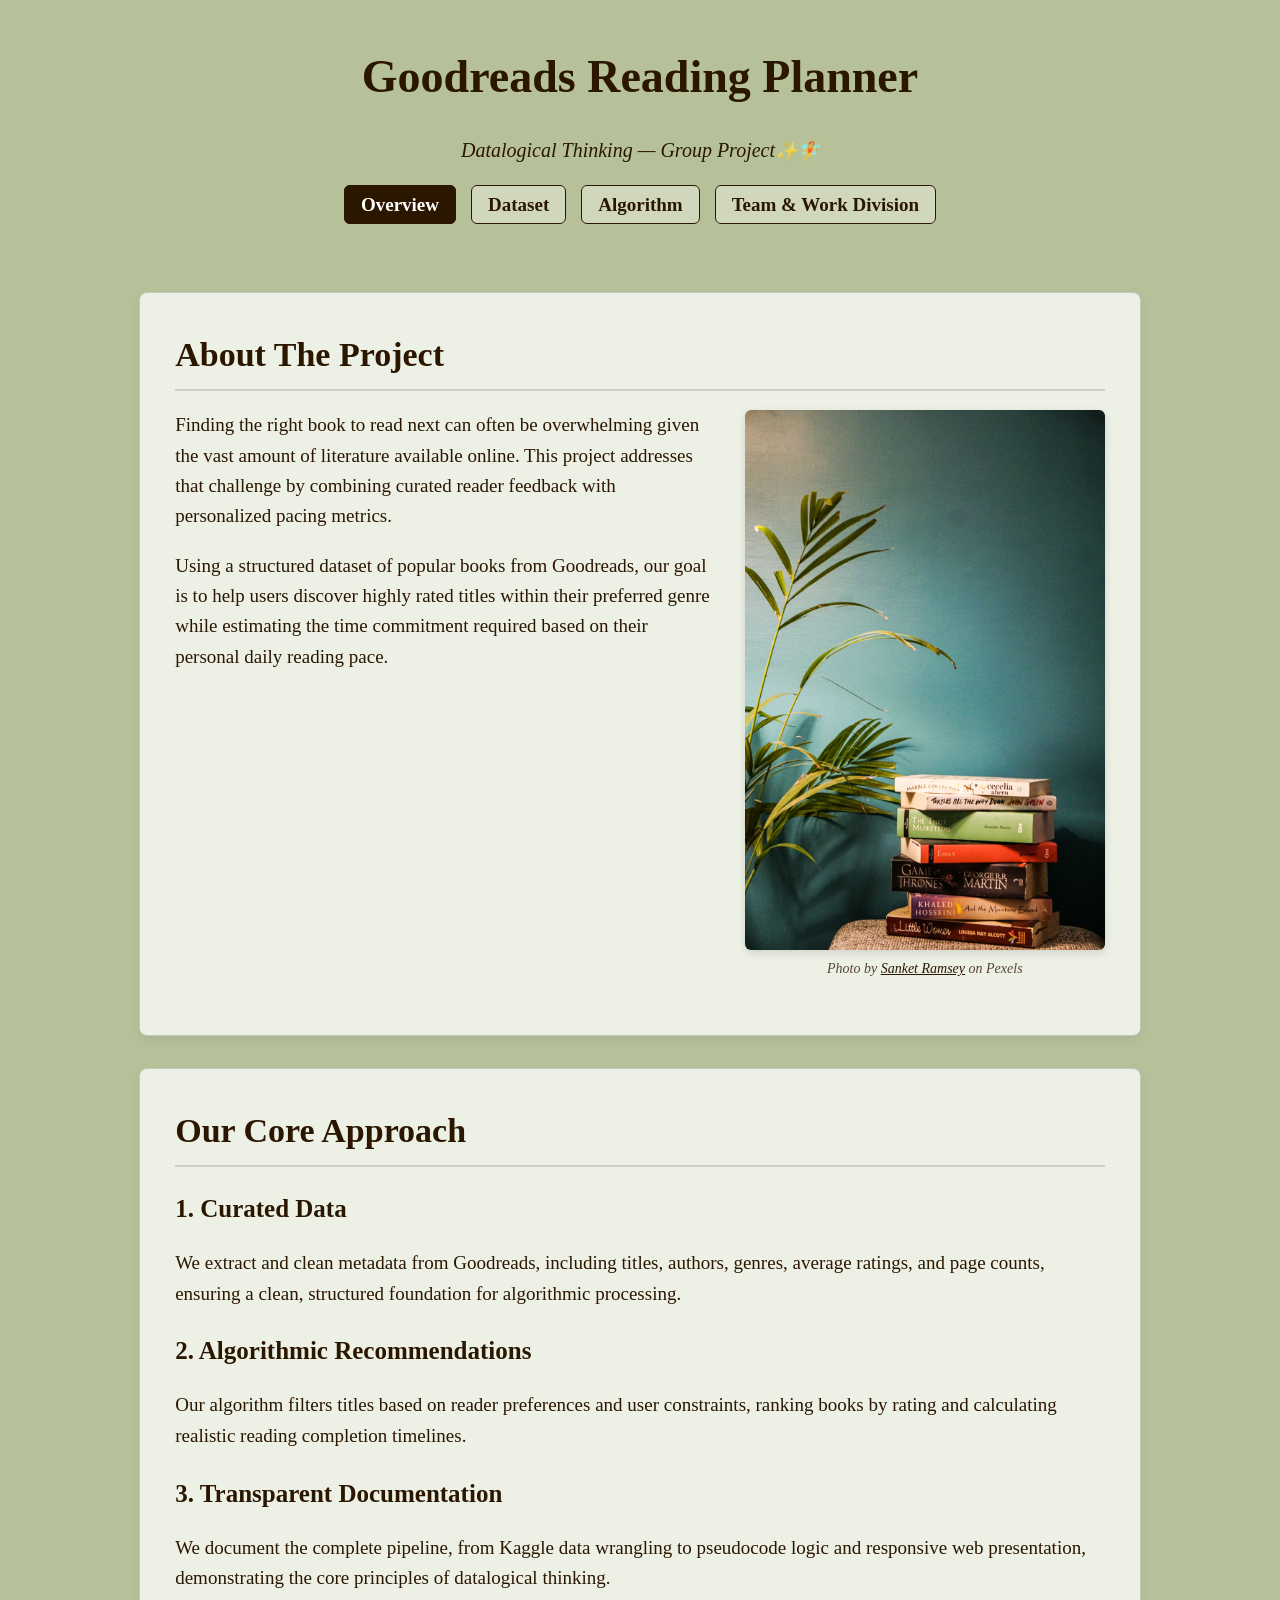
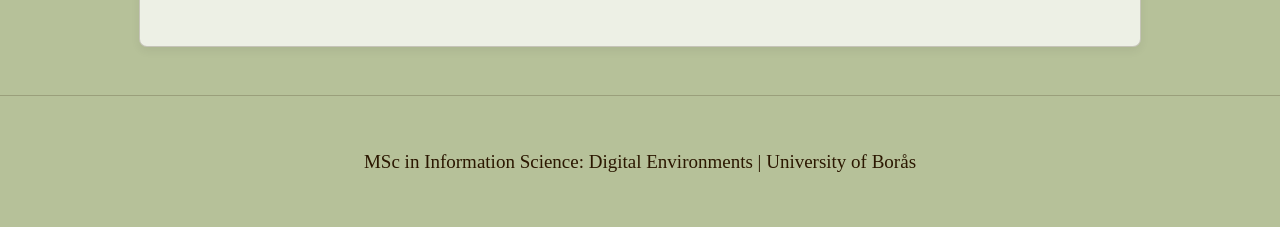
<file: docs/index.html>
<!DOCTYPE html>
<html lang="en">
<head>
    <meta charset="UTF-8">
    <meta name="viewport" content="width=device-width, initial-scale=1.0">
    <title>Goodreads Reading Planner — Overview</title>
    <link rel="stylesheet" href="css/style.css">
</head>
<body>

    <header>
        <h1>Goodreads Reading Planner</h1>
        <p class="subtitle">Datalogical Thinking — Group Project</p>
        <nav>
            <ul>
                <li><a href="index.html" class="active">Overview</a></li>
                <li><a href="dataset.html">Dataset</a></li>
                <li><a href="algorithm.html">Algorithm</a></li>
                <li><a href="people.html">Team & Work Division</a></li>
            </ul>
        </nav>
    </header>

    <main class="content-container">

        <section class="card">
            <h2>About The Project</h2>

            <figure class="featured-figure">
                <a href="https://www.pexels.com/photo/book-stack-and-house-plant-5822088/" target="_blank" rel="noopener noreferrer">
                    <img src="img/booksandplant.jpg" alt="Books and plant">
                </a>
                <figcaption>
                    Photo by <a href="https://www.pexels.com/photo/book-stack-and-house-plant-5822088/" target="_blank" rel="noopener noreferrer">Sanket Ramsey</a> on Pexels
                </figcaption>
            </figure>

            <p>
                Finding the right book to read next can often be overwhelming given the vast amount of literature available online. 
                This project addresses that challenge by combining curated reader feedback with personalized pacing metrics.
            </p>
            <p>
                Using a structured dataset of popular books from Goodreads, our goal is to help users discover highly rated titles 
                within their preferred genre while estimating the time commitment required based on their personal daily reading pace.
            </p>
            <div style="clear: both;"></div>
        </section>

        <section class="card">
            <h2>Our Core Approach</h2>
            
            <h3>1. Curated Data</h3>
            <p>
                We extract and clean metadata from Goodreads, including titles, authors, genres, average ratings, and page counts, 
                ensuring a clean, structured foundation for algorithmic processing.
            </p>

            <h3>2. Algorithmic Recommendations</h3>
            <p>
                Our algorithm filters titles based on reader preferences and user constraints, ranking books by rating and calculating 
                realistic reading completion timelines.
            </p>

            <h3>3. Transparent Documentation</h3>
            <p>
                We document the complete pipeline, from Kaggle data wrangling to pseudocode logic and responsive web presentation, 
                demonstrating the core principles of datalogical thinking.
            </p>
        </section>

    </main>

    <footer>
        <p>MSc in Information Science: Digital Environments | University of Borås</p>
    </footer>

</body>
</html>
</file>
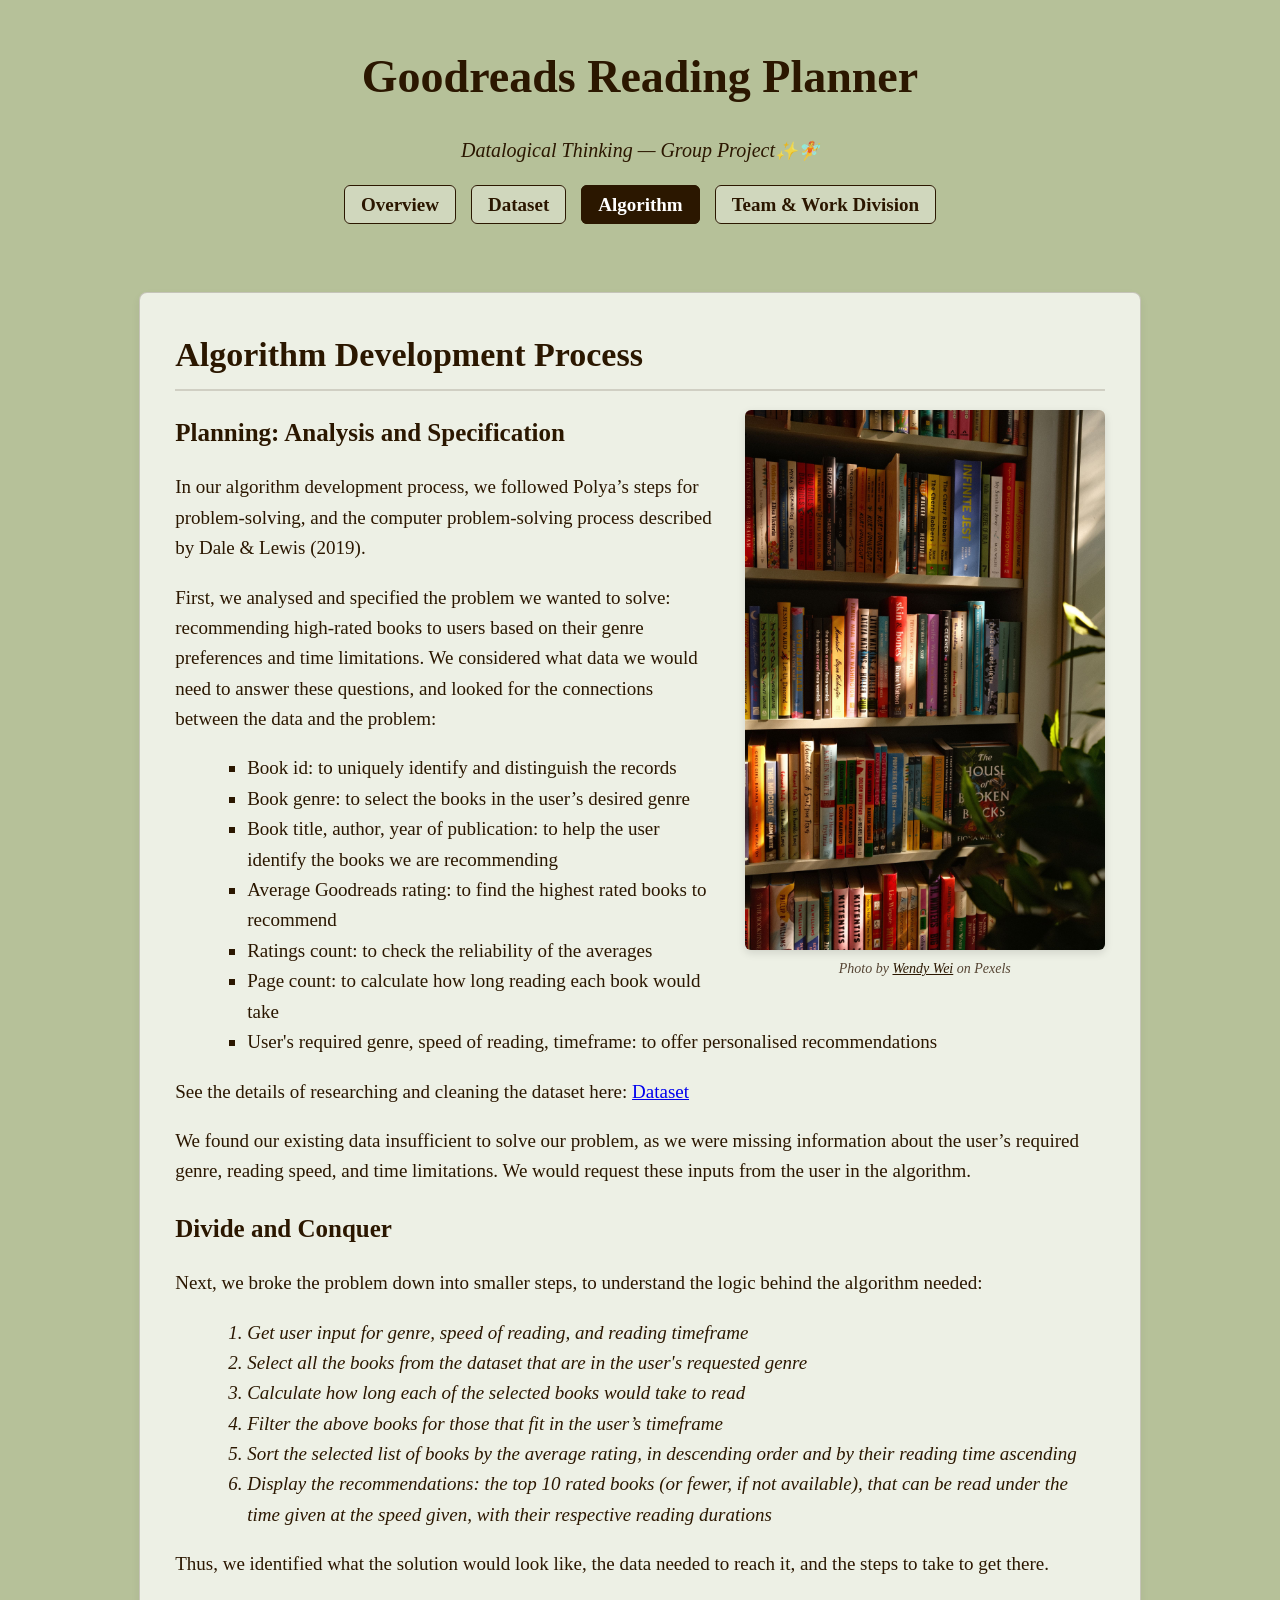
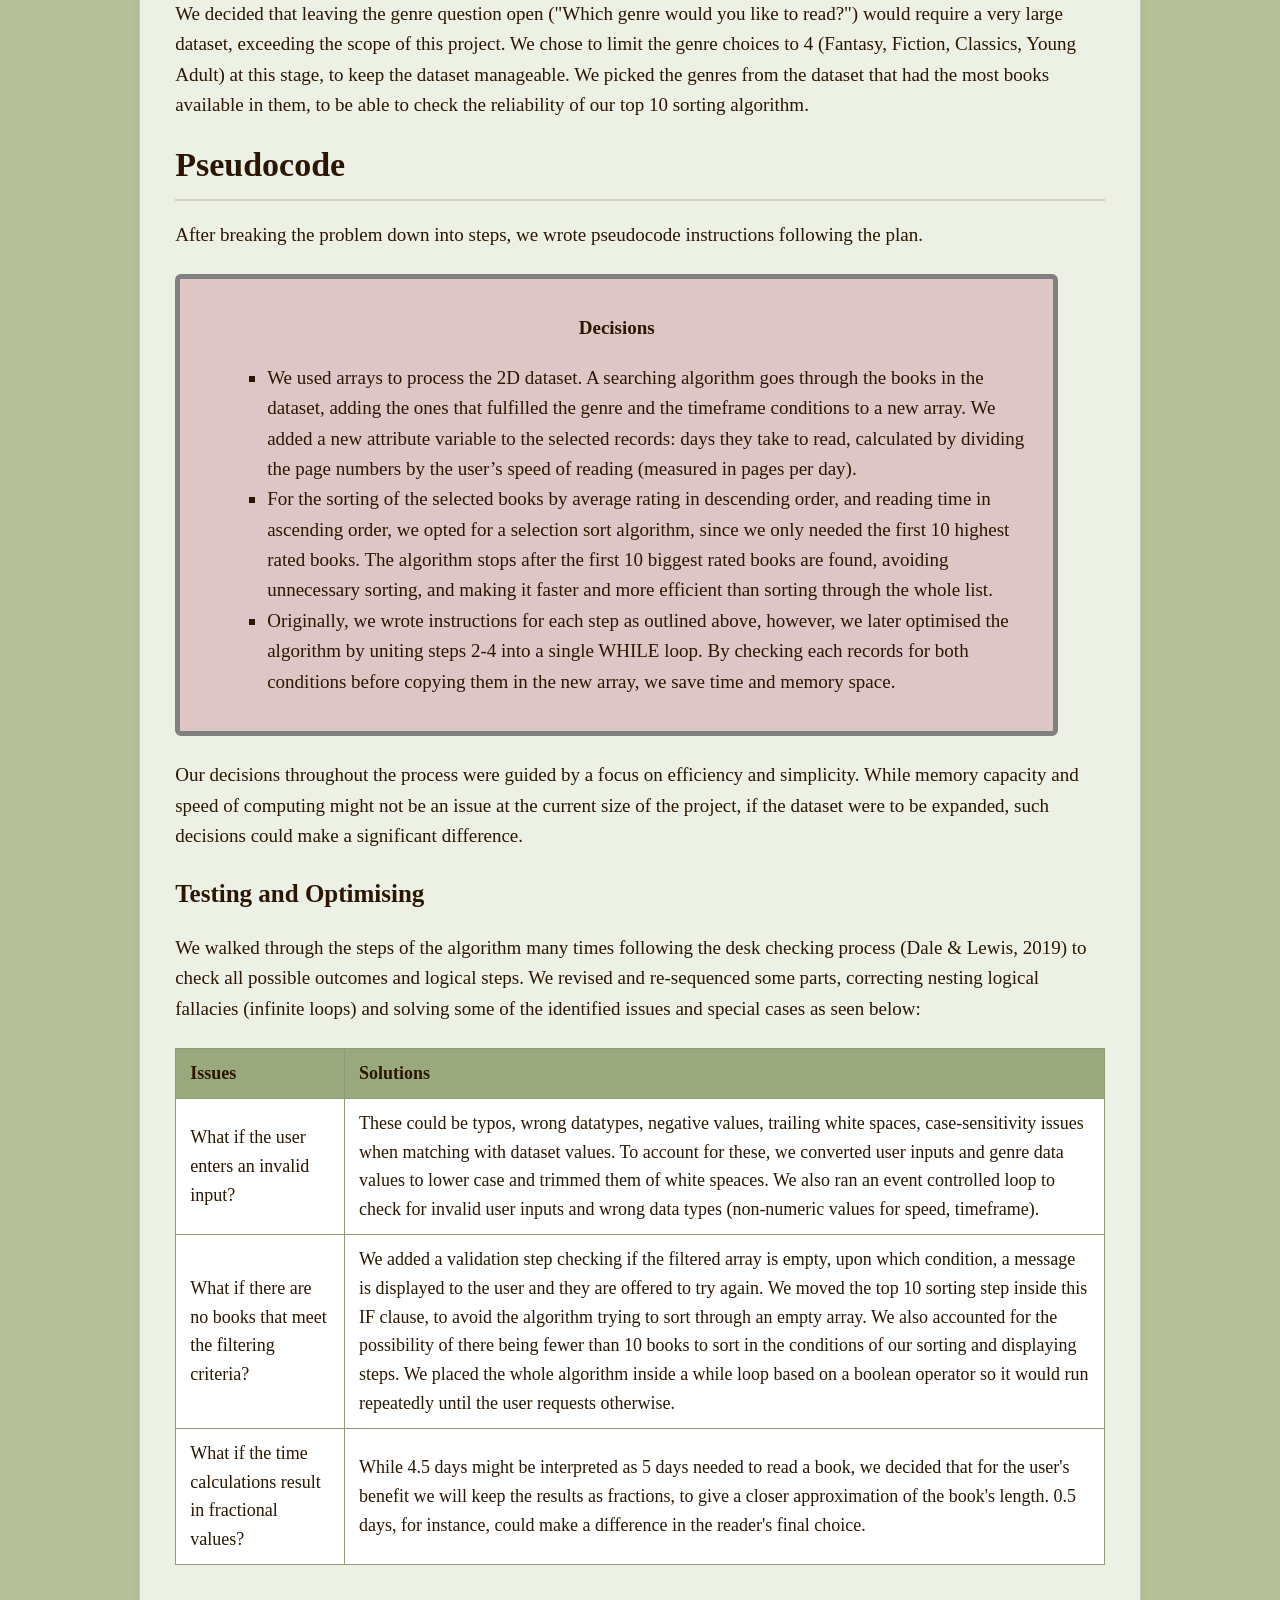
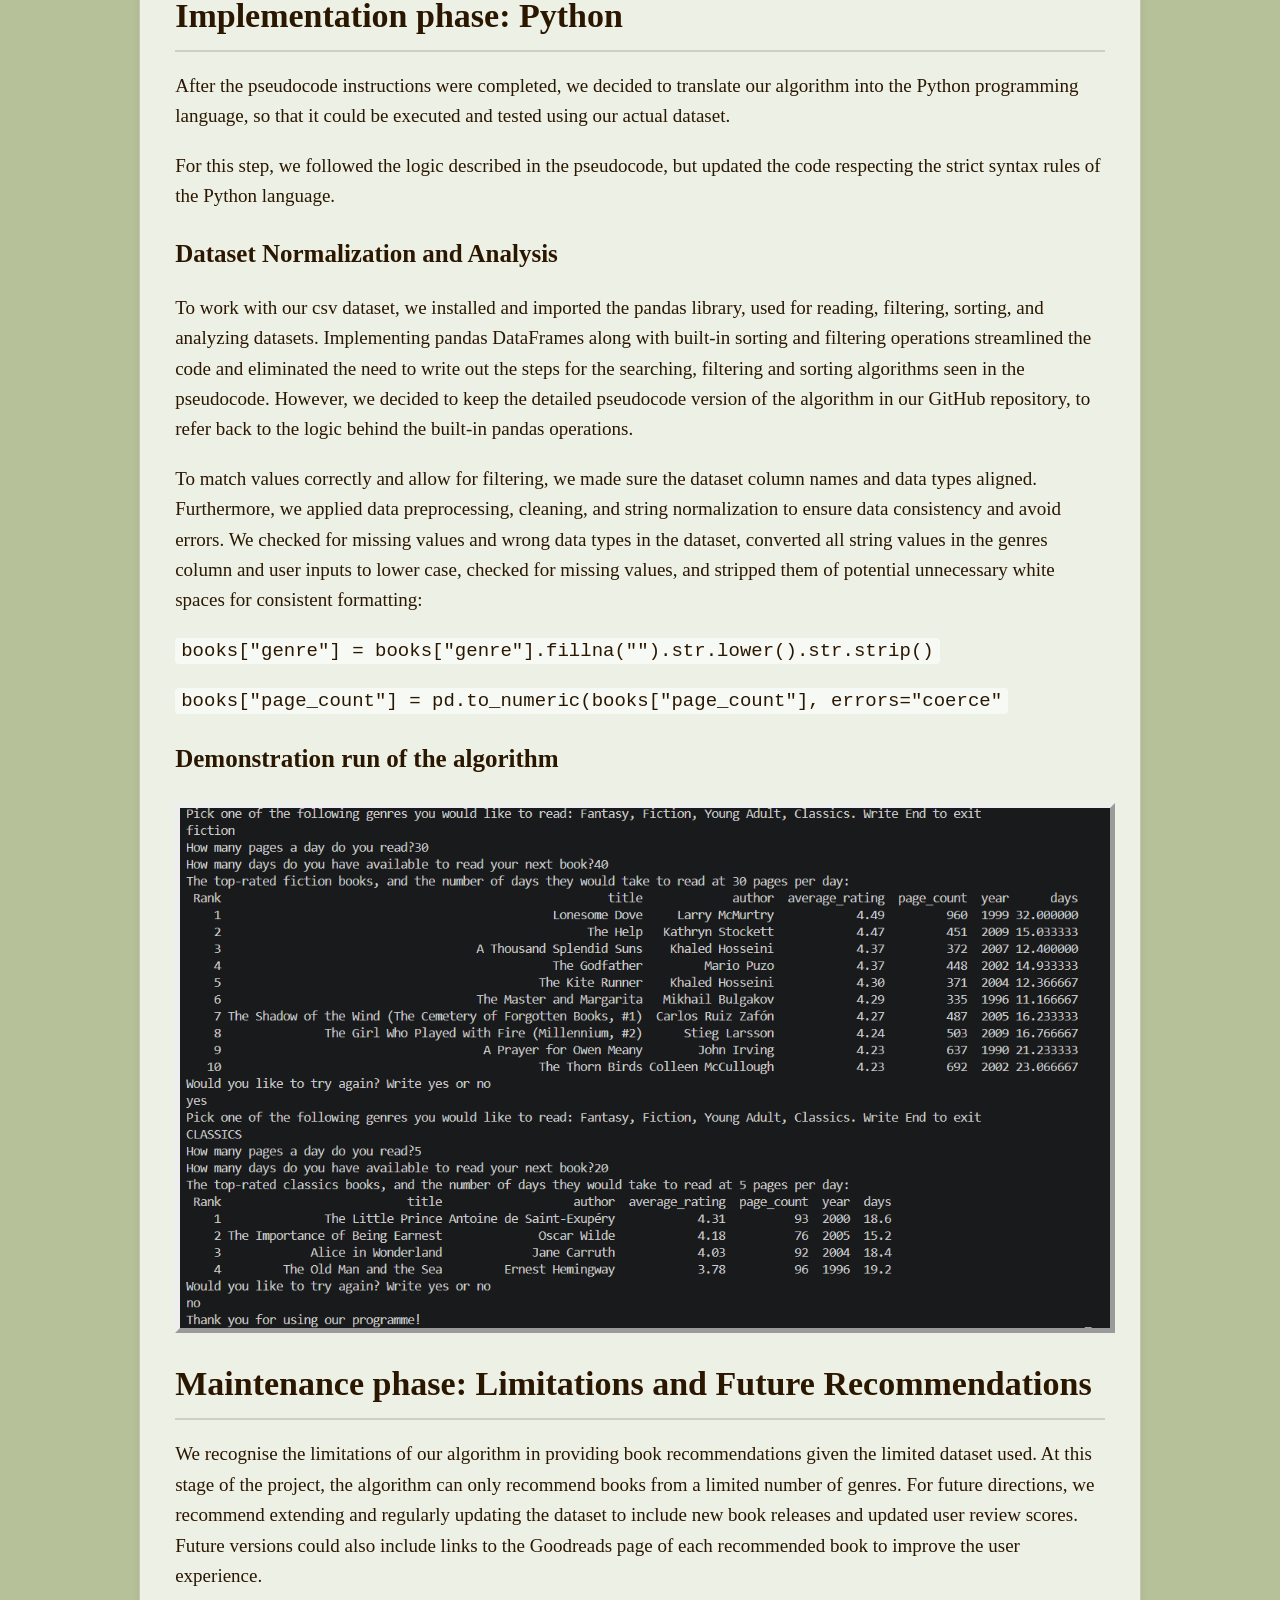
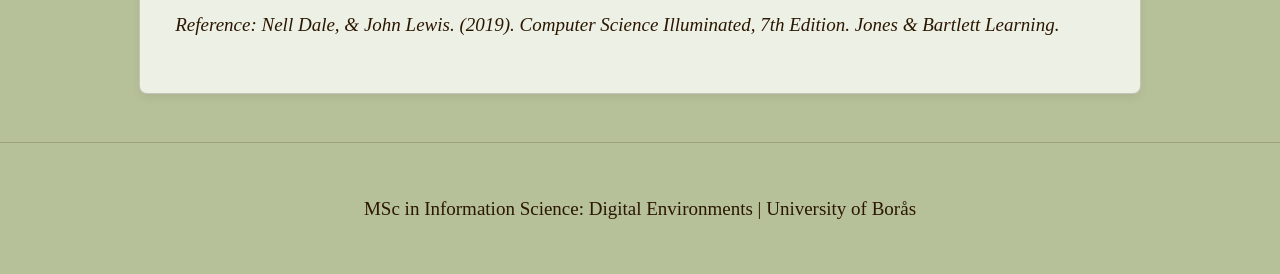
<file: docs/algorithm.html>
<!DOCTYPE html>
<html lang="en">

<head>
    <meta charset="UTF-8">
    <meta name="viewport" content="width=device-width, initial-scale=1.0">
    <title>Goodreads Reading Planner — Algorithm</title>
    <link rel="stylesheet" href="css/style.css">
</head>
 
<body>
    <header>
        <h1>Goodreads Reading Planner</h1>
        <p class="subtitle">Datalogical Thinking — Group Project</p>
        <nav>
            <ul>
                <li><a href="index.html">Overview</a></li>
                <li><a href="dataset.html">Dataset</a></li>
                <li><a href="algorithm.html" class="active">Algorithm</a></li>
                <li><a href="people.html">Team & Work Division</a></li>
            </ul>
        </nav>
    </header>

    <main class="content-container">
        <article class="card">
            <h2>Algorithm Development Process</h2>

            <figure class="featured-figure">
    <a href="https://www.pexels.com/photo/view-of-a-bookcase-in-a-library-27134578/" target="_blank">
        <img src="img/bookshelf.jpg" alt="Closeup of shelf full of books.">
    </a>
    <figcaption>Photo by <a href="https://www.pexels.com/photo/view-of-a-bookcase-in-a-library-27134578/" target="_blank">Wendy Wei</a> on Pexels</figcaption>
</figure>

            <h3>Planning: Analysis and Specification</h3>
            <p>
                In our algorithm development process, we followed Polya’s steps for problem-solving, and the computer problem-solving process described by Dale & Lewis (2019).
            </p>
            <p>First, we analysed and specified the problem we wanted to solve: recommending high-rated books to users based on their genre preferences and 
                time limitations. We considered what data we would need to answer these questions, and looked for the connections between the data and the problem:
            </p>
            <ul>
                <li>Book id: to uniquely identify and distinguish the records</li>
                <li>Book genre: to select the books in the user’s desired genre</li>
                <li>Book title, author, year of publication: to help the user identify the books we are recommending</li>
                <li>Average Goodreads rating: to find the highest rated books to recommend</li>
                <li>Ratings count: to check the reliability of the averages</li>
                <li>Page count: to calculate how long reading each book would take</li>
                <li>User's required genre, speed of reading, timeframe: to offer personalised recommendations</li>
            </ul>
            <p>
                See the details of researching and cleaning the dataset here: <a href="dataset.html">Dataset</a>
            </p>

            <p>We found our existing data insufficient to solve our problem, as we were missing information about the user’s required genre, reading speed, 
                and time limitations. We would request these inputs from the user in the algorithm.</p>
    
            <h3>Divide and Conquer</h3>
            <p>Next, we broke the problem down into smaller steps, to understand the logic behind the algorithm needed:</p>
            <ol>
                <li>Get user input for genre, speed of reading, and reading timeframe</li>
                <li>Select all the books from the dataset that are in the user's requested genre</li>
                <li>Calculate how long each of the selected books would take to read</li>
                <li>Filter the above books for those that fit in the user’s timeframe</li>
                <li>Sort the selected list of books by the average rating, in descending order and by their reading time ascending</li>
                <li>Display the recommendations: the top 10 rated books (or fewer, if not available), that can be read under the time given at the speed given, with their respective reading durations</li>
            </ol>
            <p>Thus, we identified what the solution would look like, the data needed to reach it, and the steps to take to get there.</p>
            <p>We decided that leaving the genre question open ("Which genre would you like to read?") would require a very large dataset, 
                exceeding the scope of this project. We chose to limit the genre choices to 4 (Fantasy, Fiction, Classics, Young Adult) at this stage, 
                to keep the dataset manageable. We picked the genres from the dataset that had the most books available in them, to be able to check the reliability 
                of our top 10 sorting algorithm.</p>
            

            <h2>Pseudocode</h2>
            <p>After breaking the problem down into steps, we wrote pseudocode instructions following the plan.</p>

            <div class="decisions">
                <p style="font-weight: bold; text-align: center;">Decisions</p>
                <ul>    
                    <li>We used arrays to process the 2D dataset. A searching algorithm goes through the books in the dataset, 
                        adding the ones that fulfilled the genre and the timeframe conditions to a new array. We added a new attribute variable to the selected 
                        records: days they take to read, calculated by dividing the page numbers by the user’s speed of reading (measured in pages per day).</li>
                    <li>For the sorting of the selected books by average rating in descending order, and reading time in ascending order, we opted for a selection sort algorithm, 
                        since we only needed the first 10 highest rated books. The algorithm stops after the first 10 biggest rated books are found, 
                        avoiding unnecessary sorting, and making it faster and more efficient than sorting through the whole list.</li>
                    <li>Originally, we wrote instructions for each step as outlined above, however, we later optimised the algorithm by uniting steps 2-4 into a single 
                        WHILE loop. By checking each records for both conditions before copying them in the new array, we save time and memory space.</li>
                </ul>
            </div>

            <p>Our decisions throughout the process were guided by a focus on efficiency and simplicity. 
                While memory capacity and speed of computing might not be an issue at the current size of the project, if the dataset were to be expanded, 
                such decisions could make a significant difference.</p>

            <h3>Testing and Optimising</h3>
            <p>We walked through the steps of the algorithm many times following the desk checking process (Dale & Lewis, 2019) to check all possible outcomes and 
                logical steps. We revised and re-sequenced some parts, correcting nesting logical fallacies (infinite loops) and solving some of the 
                identified issues and special cases as seen below:</p>            


             <div class="table-wrapper">
                <table>
                    <thead>
                        <tr>
                            <th>Issues</th>
                            <th>Solutions</th>
                        </tr>
                    </thead>
                    <tbody>
                        <tr>
                            <td>What if the user enters an invalid input?</td>
                            <td>These could be typos, wrong datatypes, negative values, trailing white spaces, case-sensitivity issues when matching with dataset values. 
                                To account for these, we converted user inputs and genre data values to lower case and trimmed them of white speaces. We also ran an event 
                                controlled loop to check for invalid user inputs and wrong data types (non-numeric values for speed, timeframe).</td>
                        </tr>
                        <tr>
                            <td>What if there are no books that meet the filtering criteria?</td>
                            <td>We added a validation step checking if the filtered array is empty, 
                                upon which condition, a message is displayed to the user and they are offered to try again. We moved the top 10 sorting step inside this IF 
                                clause, to avoid the algorithm trying to sort through an empty array. We also accounted for the possibility of there being fewer than 10
                                books to sort in the conditions of our sorting and displaying steps. We placed the whole algorithm inside a while loop
                                based on a boolean operator so it would run repeatedly until the user requests otherwise. </td>
                        </tr>
                        <tr>
                            <td>What if the time calculations result in fractional values?</td>
                            <td>While 4.5 days might be interpreted as 5 days needed to read a book, we decided that for the user's benefit we will keep 
                                the results as fractions, to give a closer approximation of the book's length. 0.5 days, for instance, could make a difference in the reader's final choice.</td>
                        </tr>
                    </tbody>
                </table>
            </div>
        </section>

            <div style="clear: both;"></div>

            <h2>Implementation phase: Python</h2>
            <p>After the pseudocode instructions were completed, we decided to translate our algorithm into the Python programming language, so that it could be 
                executed and tested using our actual dataset.</p>
            <p>For this step, we followed the logic described in the pseudocode, but updated the code respecting the strict syntax rules of the Python language.</p>
              
            
            <h3>Dataset Normalization and Analysis</h3>

            <p>To work with our csv dataset, we installed and imported the pandas library, used for reading, filtering, sorting, and analyzing datasets. 
                Implementing pandas DataFrames along with built-in sorting and filtering operations streamlined the code and eliminated the need to write out the steps for 
                the searching, filtering and sorting algorithms seen in the pseudocode. 
                However, we decided to keep the detailed pseudocode version of the algorithm in our GitHub repository, to refer back to the logic behind 
                the built-in pandas operations. </p>  
      
            <p>To match values correctly and allow for filtering, we made sure the dataset column names and data types 
                aligned. Furthermore, we applied data preprocessing, cleaning, and string normalization to ensure data consistency and avoid errors. 
                We checked for missing values and wrong data types in the dataset, converted all string values 
                in the genres column and user inputs to lower case, checked for missing values, and stripped them of potential unnecessary white spaces 
                for consistent formatting: </p>
            <p><code>books["genre"] = books["genre"].fillna("").str.lower().str.strip()</code></p>
            <p><code>books["page_count"] = pd.to_numeric(books["page_count"], errors="coerce"</code></p> 
            
            <h3>Demonstration run of the algorithm</h3>
            <img src="img/python_trial.png" alt="Execution lines of the python code of the algorithm" id="picbottom"/>

            


            <h2>Maintenance phase: Limitations and Future Recommendations</h2>
            <p>We recognise the limitations of our algorithm in providing book recommendations given the limited dataset used. At this stage of the project, 
                the algorithm can only recommend books from a limited number of genres. For future directions, we recommend extending and regularly updating the dataset to 
                include new book releases and updated user review scores. Future versions could also include links to the Goodreads page of each recommended book to improve 
                the user experience. </p>
            <p style="font-style: italic">Reference: Nell Dale, & John Lewis. (2019). Computer Science Illuminated, 7th Edition. Jones & Bartlett Learning. </p>

            
        </article>
    </main>

    <footer>
            <p>MSc in Information Science: Digital Environments | University of Borås</p>
    </footer>
</body>
</html>
</file>
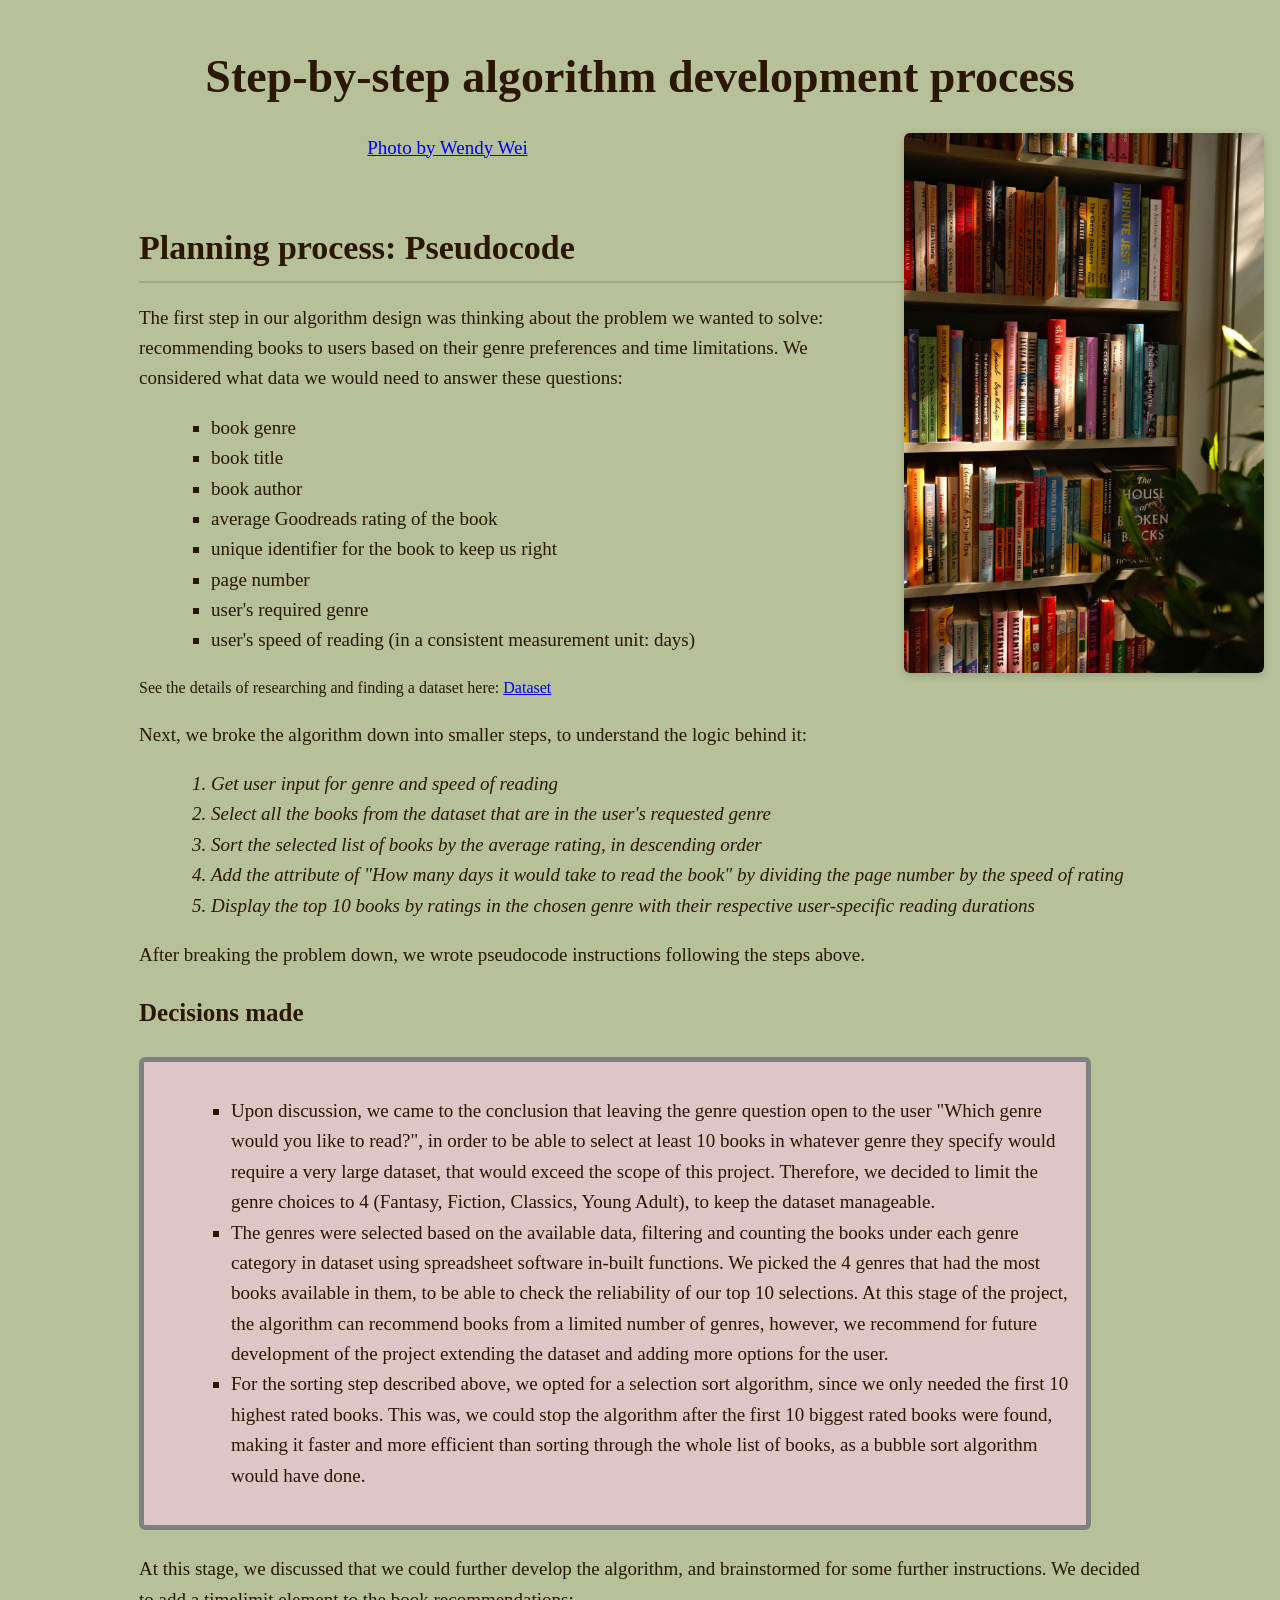
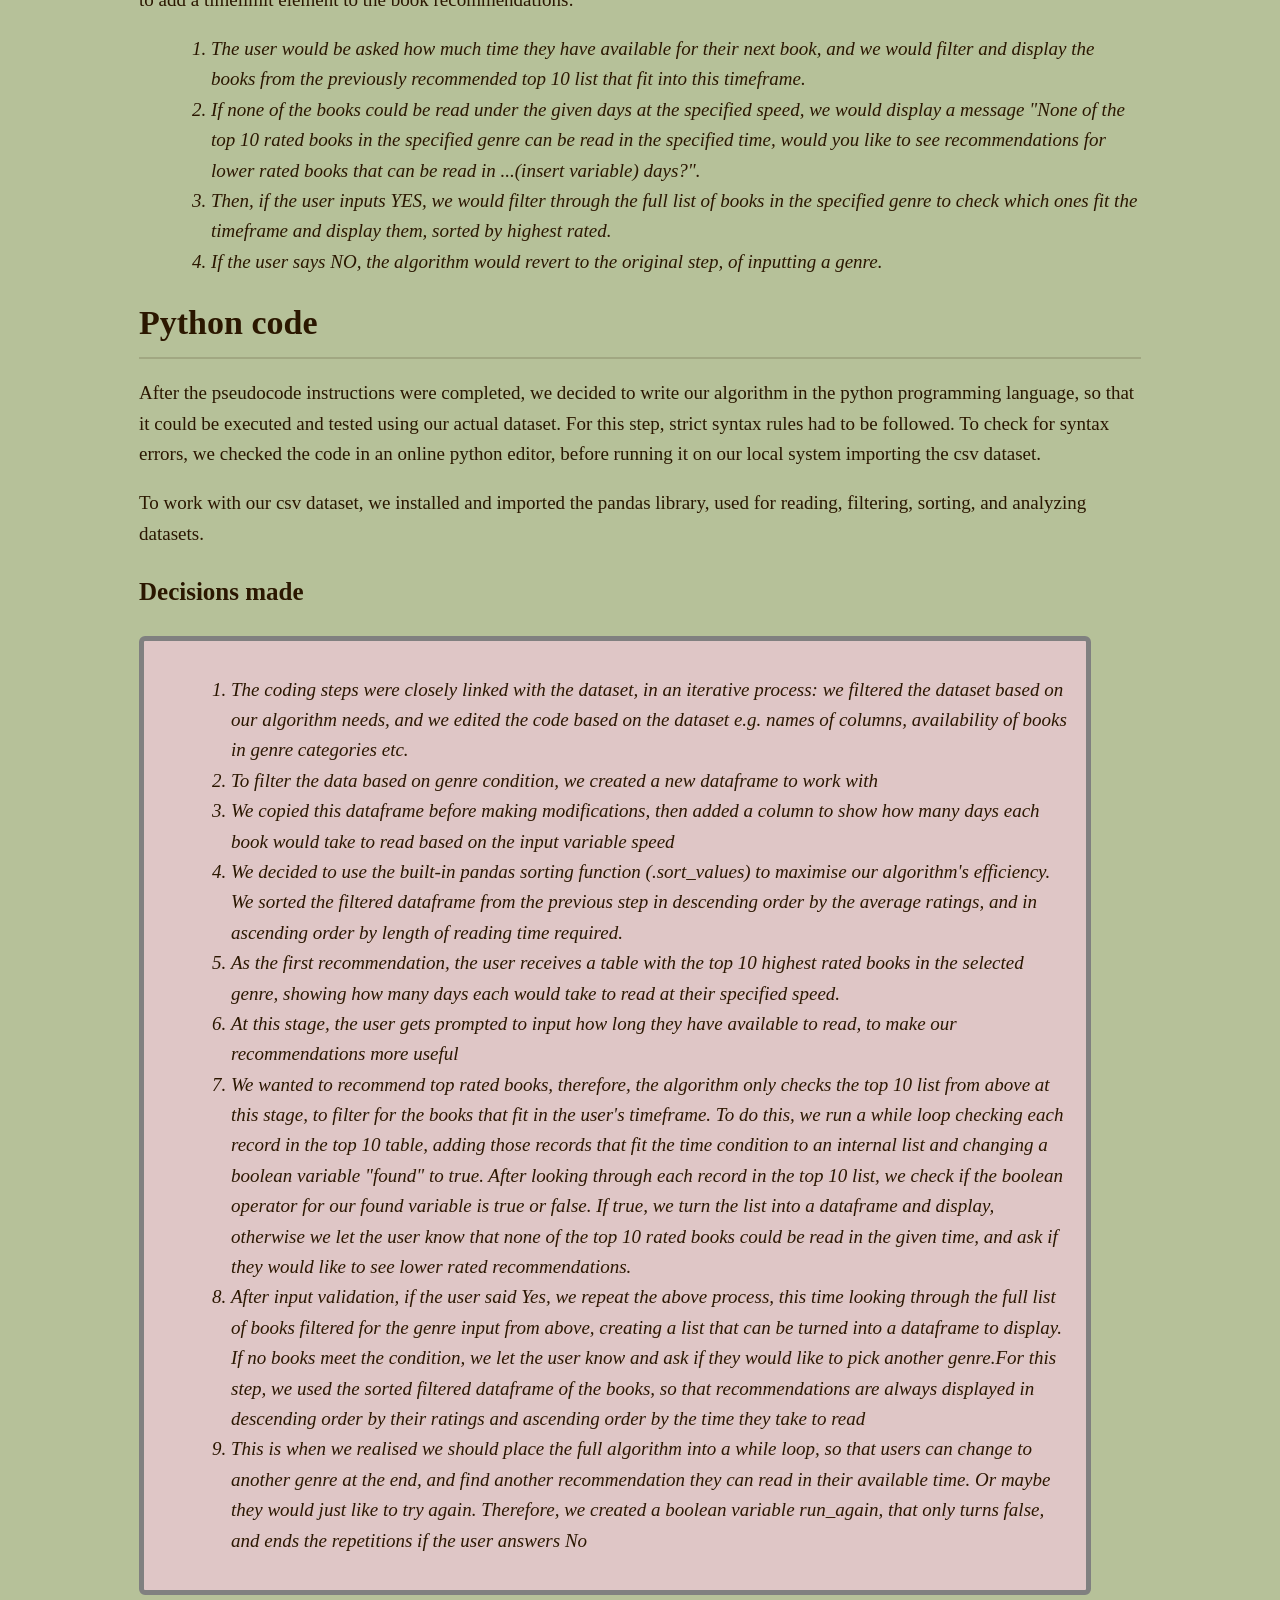
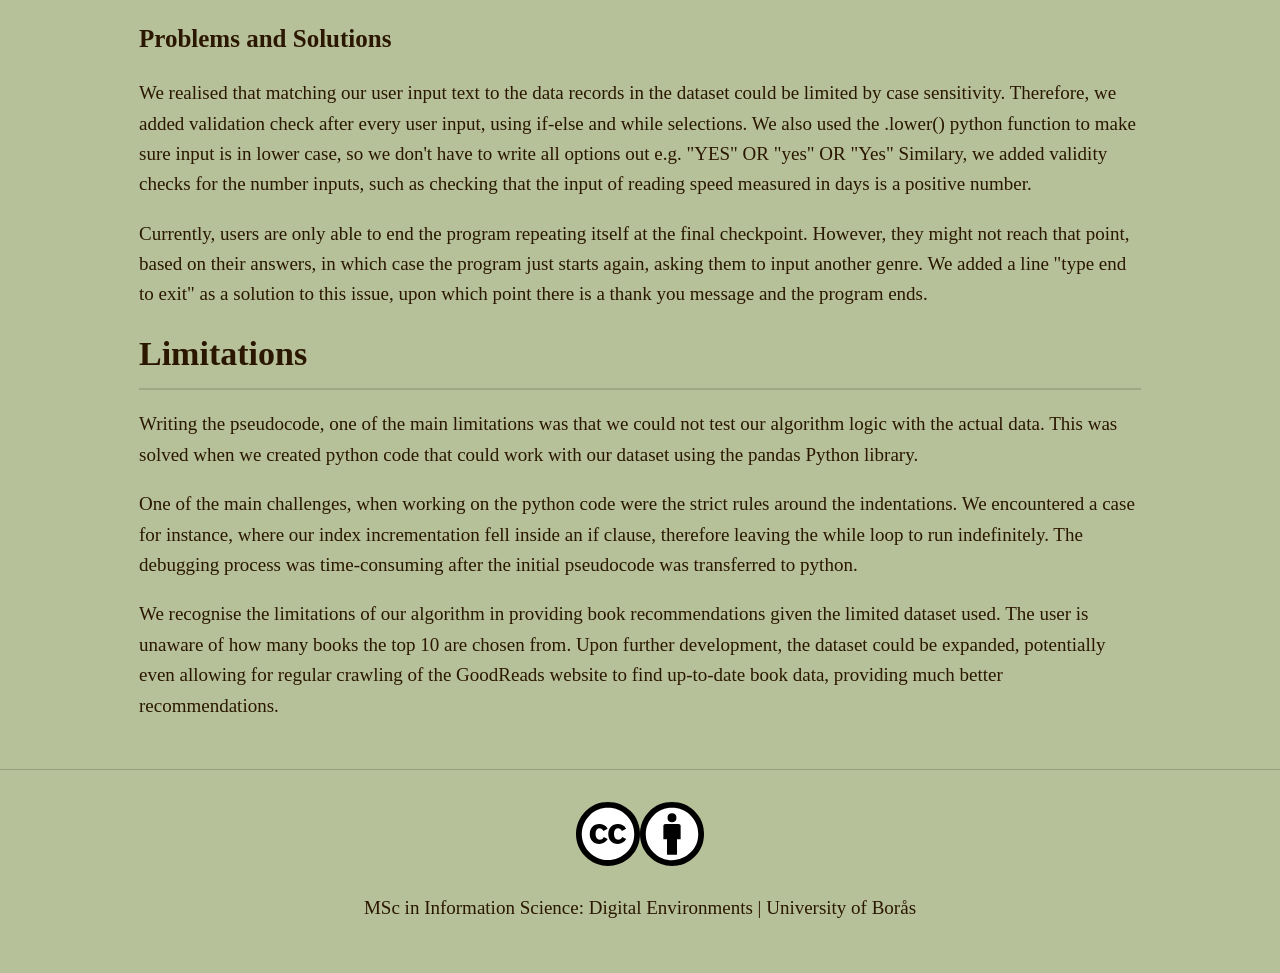
<file: docs/algorithm_website.html>
<!DOCTYPE html>
<html lang="en">

<head>

<meta charset="UTF-8">
<meta name="viewport" content="width=device-width, initial-scale=1.0">
<title>Our Algorithm</title>
<link rel="stylesheet" href="css/style.css">

</head>
 
<body>
	<header>
		<h1>
			Step-by-step algorithm development process 
		</h1>	

		<div class="container">
		<a href="https://www.pexels.com/photo/view-of-a-bookcase-in-a-library-27134578/ " target="_blank">
  			<img src="img/bookshelf.jpg" alt="Closeup of shelf full of books." id="picright"/>
  			<div class="bottom-right">
    		<p>Photo by Wendy Wei</p>
  			</div>
		</a>
		</div>
	</header>
	<main>
		<article>
			<h2>
				Planning process: Pseudocode 
			</h2>
			<p>
				The first step in our algorithm design was thinking about the problem we wanted to solve: recommending books to users based on their genre preferences and time limitations. We considered what data we would need to answer these questions:
				<ul>
					<li>book genre</li>
					<li>book title</li>
					<li>book author</li>
					<li>average Goodreads rating of the book</li>
					<li>unique identifier for the book to keep us right</li>
					<li>page number</li>
					<li>user's required genre</li>
					<li>user's speed of reading (in a consistent measurement unit: days)</li>
				</ul>
				See the details of researching and finding a dataset here: <a href="dataset.html" target="_blank">Dataset</a>
			</p>
			<p>
				Next, we broke the algorithm down into smaller steps, to understand the logic behind it:
				<ol>
					<li>Get user input for genre and speed of reading</li>
					<li>Select all the books from the dataset that are in the user's requested genre</li>
					<li>Sort the selected list of books by the average rating, in descending order</li>
					<li>Add the attribute of "How many days it would take to read the book" by dividing the page number by the speed of rating</li>
					<li>Display the top 10 books by ratings in the chosen genre with their respective user-specific reading durations</li>
				</ol>
			</p>
			<p>
				After breaking the problem down, we wrote pseudocode instructions following the steps above. 
			</p>
			<h3>Decisions made</h3>
			<div class="decisions">
			<ul font-style="italic">	
			<li>Upon discussion, we came to the conclusion that leaving the genre question open to the user "Which genre would you like to read?", in order to be able to select at least 10 books in whatever genre they specify would require a very large dataset, that would exceed the scope of this project. Therefore, we decided to limit the genre choices to 4 (Fantasy, Fiction, Classics, Young Adult), to keep the dataset manageable.</li> 

			<li>The genres were selected based on the available data, filtering and counting the books under each genre category in dataset using spreadsheet software in-built functions. We picked the 4 genres that had the most books available in them, to be able to check the reliability of our top 10 selections. At this stage of the project, the algorithm can recommend books from a limited number of genres, however, we recommend for future development of the project extending the dataset and adding more options for the user.</li>

			<li>For the sorting step described above, we opted for a selection sort algorithm, since we only needed the first 10 highest rated books. This was, we could stop the algorithm after the first 10 biggest rated books were found, making it faster and more efficient than sorting through the whole list of books, as a bubble sort algorithm would have done. 					 
			</li></ul>

			</div>

			
			<p>At this stage, we discussed that we could further develop the algorithm, and brainstormed for some further instructions. We decided to add a timelimit element to the book recommendations:</p>

			<ol>
				<li>
				 The user would be asked how much time they have available for their next book, and we would filter and display the books from the previously recommended top 10 list that fit into this timeframe.</li>
				<li> 
				 If none of the books could be read under the given days at the specified speed, we would display a message "None of the top 10 rated books in the specified genre can be read in the specified time, would you like to see  recommendations for lower rated books that can be read in ...(insert variable) days?".</li>
				<li>
				 Then, if the user inputs YES, we would filter through the full list of books in the specified genre to check which ones fit the timeframe and display them, sorted by highest rated. </li>
				<li>
				 If the user says NO, the algorithm would revert to the original step, of inputting a genre.
				</li>
			</ol>
			

			<h2>Python code</h2>
			<p>
				After the pseudocode instructions were completed, we decided to write our algorithm in the python programming language, so that it could be executed and tested using our actual dataset. For this step, strict syntax rules had to be followed. To check for syntax errors, we checked the code in an online python editor, before running it on our local system importing the csv dataset. 
			<p>To work with our csv dataset, we installed and imported the pandas library, used for reading, filtering, sorting, and analyzing datasets.</p>
			<h3>Decisions made</h3>
			<div class="decisions">
			<ol>
				<li>The coding steps were closely linked with the dataset, in an iterative process: we filtered the dataset based on our algorithm needs, and we edited the code 
					based on the dataset e.g. names of columns, availability of books in genre categories etc.</li>
				<li>To filter the data based on genre condition, we created a new dataframe to work with</li>
				<li>We copied this dataframe before making modifications, then added a column to show how many days each book would take to read based on the input variable speed</li>
				<li>We decided to use the built-in pandas sorting function (.sort_values) to maximise our algorithm's efficiency. We sorted the filtered dataframe from the 
					previous step in descending order by the average ratings, and in ascending order by length of reading time required.</li>
			    <li>As the first recommendation, the user receives a table with the top 10 highest rated books in the selected genre, showing how many days each would take to read 
					at their specified speed.</li>
				<li>At this stage, the user gets prompted to input how long they have available to read, to make our recommendations more useful</li>
				<li>We wanted to recommend top rated books, therefore, the algorithm only checks the top 10 list from above at this stage, to filter for the books that fit in the 
					user's timeframe. To do this, we run a while loop checking each record in the top 10 table, adding those records that fit the time condition to an internal list and 
					changing a boolean variable "found" to true. After looking through each record in the top 10 list, we check if the 
					boolean operator for our found variable is true or false. If true, we turn the list into a dataframe and display, otherwise we let the user know that none of the 
					top 10 rated books could be read in the given time, and ask if they would like to see lower rated recommendations.</li>
				<li>After input validation, if the user said Yes, we repeat the above process, this time looking through the full list of books filtered for the genre input from 
					above, creating a list that can be turned into a dataframe to display. If no books meet the condition, we let the user know and ask if they would like to pick 
					another genre.For this step, we used the sorted filtered dataframe of the books, so that recommendations are always displayed in descending order by their ratings and ascending 
					order by the time they take to read
				</li>
				<li>This is when we realised we should place the full algorithm into a while loop, so that users can change to another genre at the end, and find another recommendation
					 they can read in their available time. Or maybe they would just like to try again. Therefore, we created a boolean variable run_again, that only turns false, and ends the repetitions if the user answers No</li>
			</ol>
			</div>

			<h3>Problems and Solutions</h3>
			<p>
			We realised that matching our user input text to the data records in the dataset could be limited by case sensitivity. 
			Therefore, we added validation check after every user input, using if-else and while selections. 
			We also used the .lower() python function to make sure input is in lower case, so we don't have to write all options out e.g. "YES" OR "yes" OR "Yes"
			Similary, we added validity checks for the number inputs, such as checking that the input of reading speed measured in days is a positive number. </p>
			<p>
			Currently, users are only able to end the program repeating itself at the final checkpoint. However, they might not reach that point, based on their answers, in which case the program just starts again, asking them to input another genre. We added a line "type end to exit" as a solution to this issue, upon which point there is a thank you message and the program ends.
			</p>
			

			<h2>Limitations</h2>
			<p>
			Writing the pseudocode, one of the main limitations was that we could not test our algorithm logic with the actual data. This was solved when we created python code that could work with our dataset using the pandas Python library.
			</p>
			<p>One of the main challenges, when working on the python code were the strict rules around the indentations. We encountered a case for instance, where our index incrementation fell inside an if clause, therefore leaving the while loop to run indefinitely. 
			The debugging process was time-consuming after the initial pseudocode was transferred to python.</p>
			<p>We recognise the limitations of our algorithm in providing book recommendations given the limited dataset used. The user is unaware of how many books the top 10 are chosen from. Upon further development, the dataset could be expanded, potentially even allowing for regular crawling of the GoodReads website to find up-to-date book data, providing much better recommendations.</p>
		</article>
	</main>
	<footer>
        <div class="copyright">
                  <div><a href="https://creativecommons.org/licenses/by/4.0/legalcode" target="_blank"><img src="img/cc.svg" class="copyright_logo" alt="Creative Commons License"><img src="img/by.svg" class="copyright_logo" alt="Attribution 4.0 International"></a></div>
        <p> MSc in Information Science: Digital Environments | University of Borås </p>

    </footer>
</body>
</html>
</file>
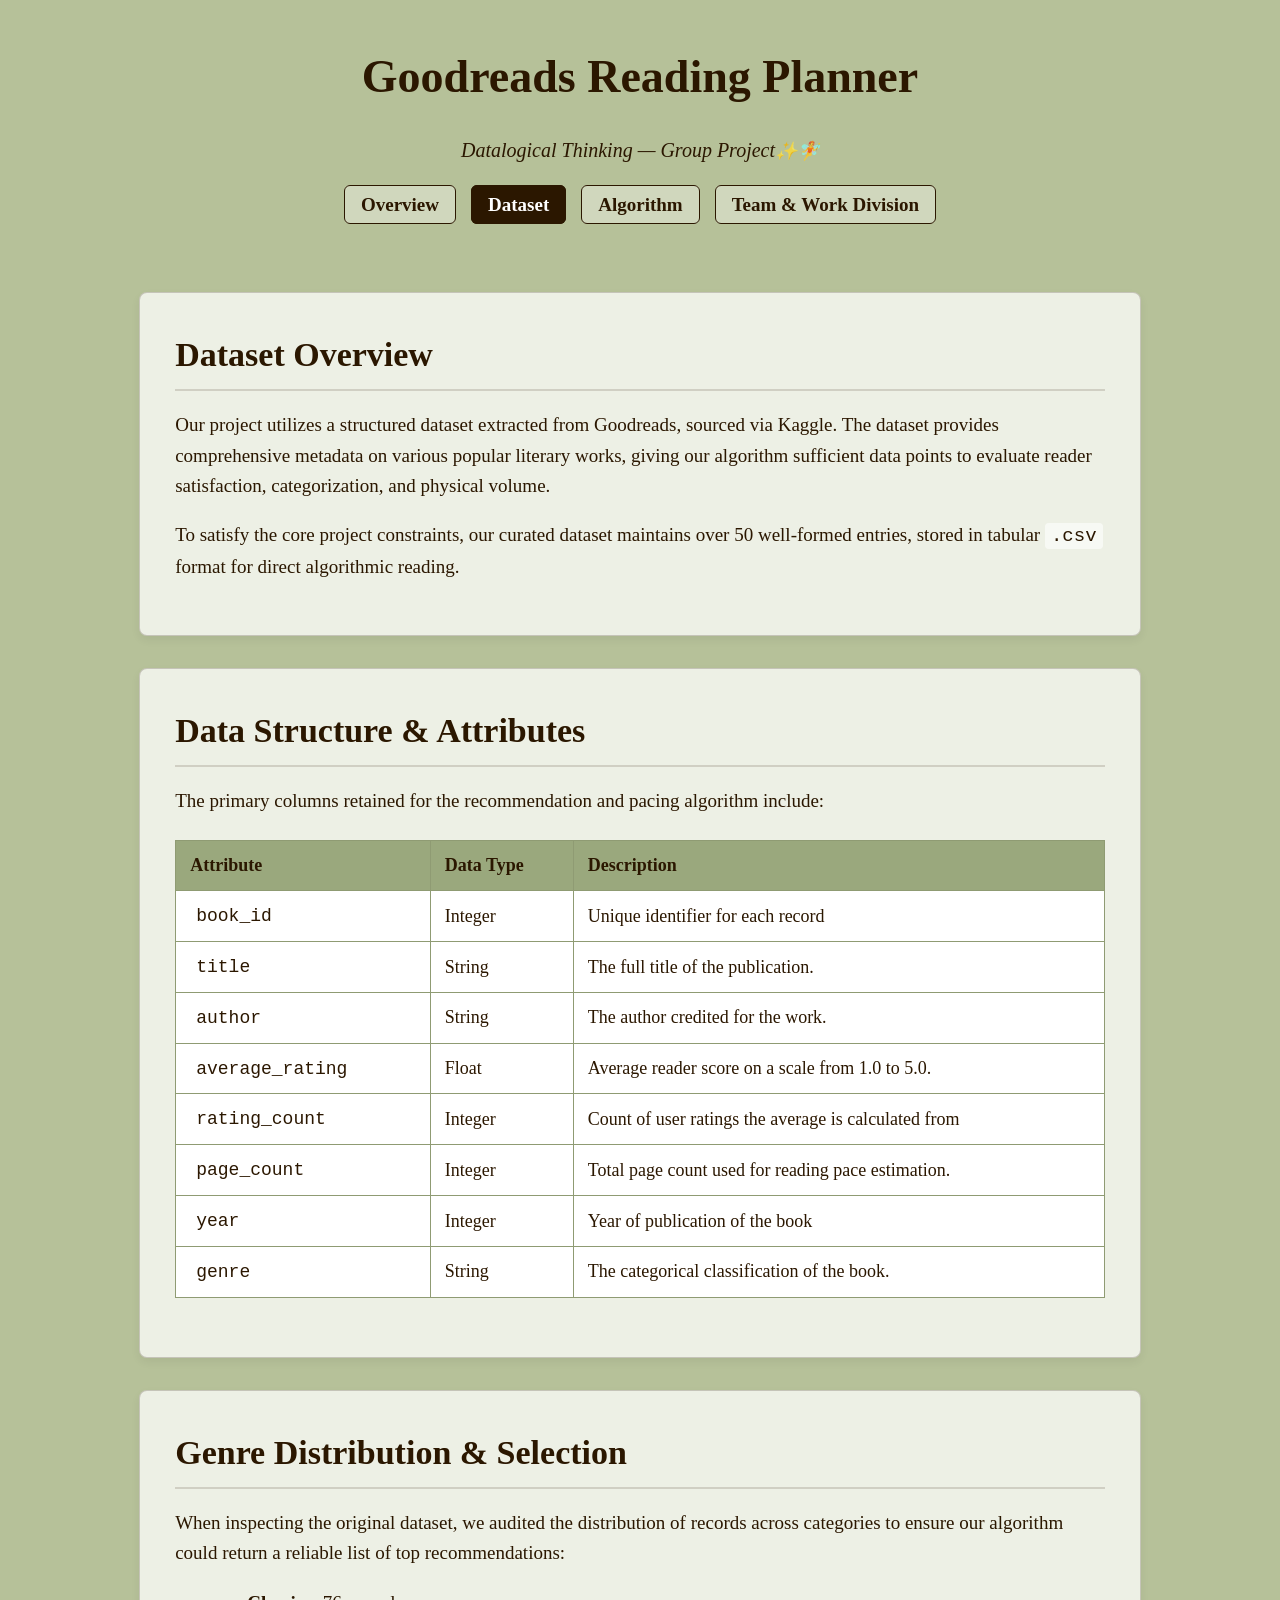
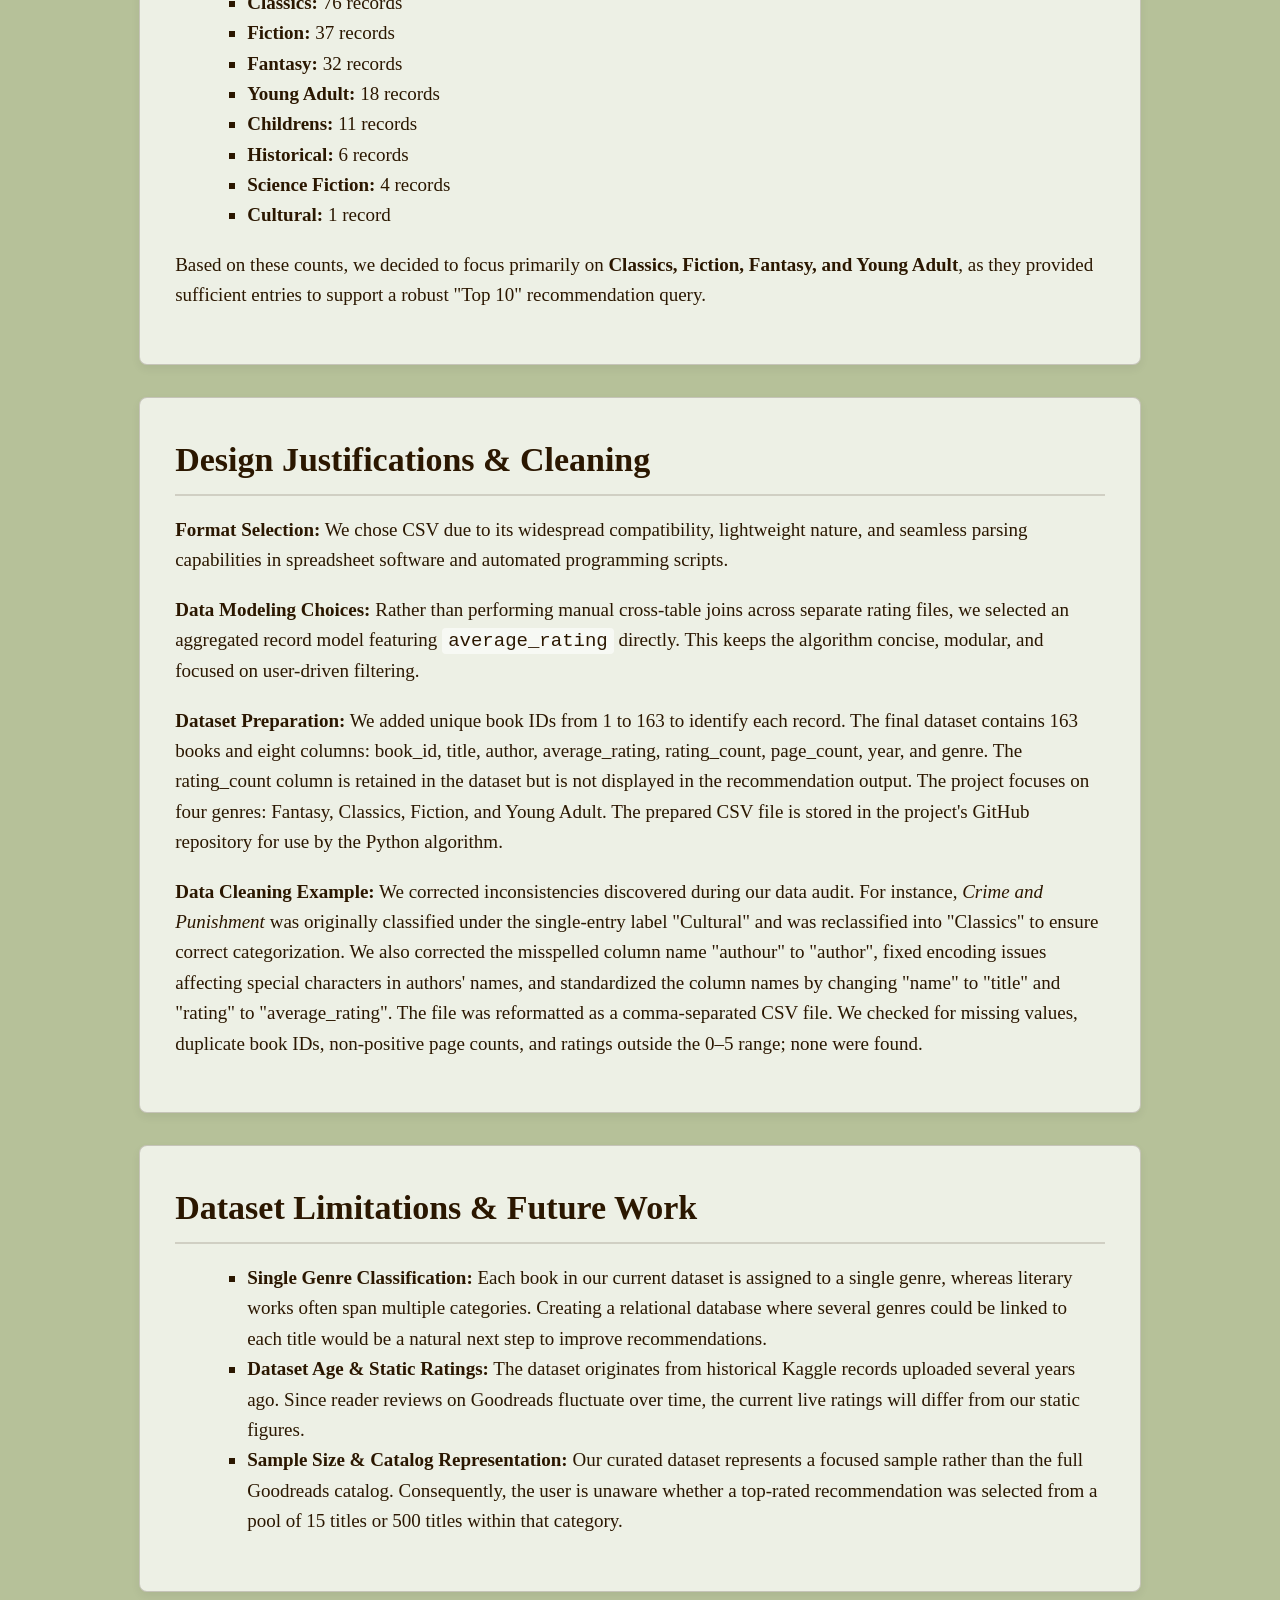
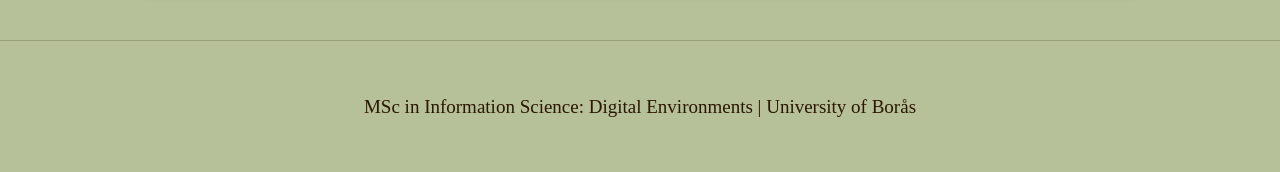
<file: docs/dataset.html>
<!DOCTYPE html>
<html lang="en">
<head>
    <meta charset="UTF-8">
    <meta name="viewport" content="width=device-width, initial-scale=1.0">
    <title>Dataset — Goodreads Reading Planner</title>
    <link rel="stylesheet" href="css/style.css">
</head>
<body>

    <header>
        <div class="header-container">
            <h1>Goodreads Reading Planner</h1>
            <p class="subtitle">Datalogical Thinking — Group Project</p>
        </div>
        <nav>
            <ul>
                <li><a href="index.html">Overview</a></li>
                <li><a href="dataset.html" class="active">Dataset</a></li>
                <li><a href="algorithm.html">Algorithm</a></li>
                <li><a href="people.html">Team & Work Division</a></li>
            </ul>
        </nav>
    </header>

    <main class="content-container">

        <section class="card">
            <h2>Dataset Overview</h2> 
            <p>
                Our project utilizes a structured dataset extracted from Goodreads, sourced via Kaggle. 
                The dataset provides comprehensive metadata on various popular literary works, giving our algorithm 
                sufficient data points to evaluate reader satisfaction, categorization, and physical volume.
            </p>
            <p>
                To satisfy the core project constraints, our curated dataset maintains over 50 well-formed entries, 
                stored in tabular <code>.csv</code> format for direct algorithmic reading.
            </p>
        </section>

        <section class="card">
            <h2>Data Structure & Attributes</h2>
            <p>The primary columns retained for the recommendation and pacing algorithm include:</p>
            <div class="table-wrapper">
                <table>
                    <thead>
                        <tr>
                            <th>Attribute</th>
                            <th>Data Type</th>
                            <th>Description</th>
                        </tr>
                    </thead>
                    <tbody>
                        <tr>
                            <td><code>book_id</code></td>
                            <td>Integer</td>
                            <td>Unique identifier for each record</td>
                        </tr>
                        <tr>
                            <td><code>title</code></td>
                            <td>String</td>
                            <td>The full title of the publication.</td>
                        </tr>
                        <tr>
                            <td><code>author</code></td>
                            <td>String</td>
                            <td>The author credited for the work.</td>
                        </tr>
                        <tr>
                            <td><code>average_rating</code></td>
                            <td>Float</td>
                            <td>Average reader score on a scale from 1.0 to 5.0.</td>
                        </tr>
                        <tr>
                            <td><code>rating_count</code></td>
                            <td>Integer</td>
                            <td>Count of user ratings the average is calculated from</td>
                        </tr>
                        <tr>
                            <td><code>page_count</code></td>
                            <td>Integer</td>
                            <td>Total page count used for reading pace estimation.</td>
                        </tr>
                        <tr>
                            <td><code>year</code></td>
                            <td>Integer</td>
                            <td>Year of publication of the book</td>
                        </tr>
                        <tr>
                            <td><code>genre</code></td>
                            <td>String</td>
                            <td>The categorical classification of the book.</td>
                        </tr>
                    </tbody>
                </table>
            </div>
        </section>

        <section class="card">
            <h2>Genre Distribution & Selection</h2>
            <p>
                When inspecting the original dataset, we audited the distribution of records across categories to ensure 
                our algorithm could return a reliable list of top recommendations:
            </p>
            <ul>
                <li><strong>Classics:</strong> 76 records</li>
                <li><strong>Fiction:</strong> 37 records</li>
                <li><strong>Fantasy:</strong> 32 records</li>
                <li><strong>Young Adult:</strong> 18 records</li>
                <li><strong>Childrens:</strong> 11 records</li>
                <li><strong>Historical:</strong> 6 records</li>
                <li><strong>Science Fiction:</strong> 4 records</li>
                <li><strong>Cultural:</strong> 1 record</li>
            </ul>
            <p>
                Based on these counts, we decided to focus primarily on <strong>Classics, Fiction, Fantasy, and Young Adult</strong>, 
                as they provided sufficient entries to support a robust "Top 10" recommendation query.
            </p>
        </section>

       <section class="card">
            <h2>Design Justifications & Cleaning</h2>
            <p>
                <strong>Format Selection:</strong> We chose CSV due to its widespread compatibility, lightweight nature, 
                and seamless parsing capabilities in spreadsheet software and automated programming scripts.
            </p>
            <p>
                <strong>Data Modeling Choices:</strong> Rather than performing manual cross-table joins across separate rating files, 
                we selected an aggregated record model featuring <code>average_rating</code> directly. This keeps the algorithm concise, 
                modular, and focused on user-driven filtering.
            </p>
            <p>
                <strong>Dataset Preparation:</strong> We added unique book IDs from 1 to 163 to identify each record.
                The final dataset contains 163 books and eight columns: book_id, title, author, average_rating, rating_count,
                page_count, year, and genre. The rating_count column is retained in the dataset but is not displayed in the
                recommendation output. The project focuses on four genres: Fantasy, Classics, Fiction, and Young Adult.
                The prepared CSV file is stored in the project's GitHub repository for use by the Python algorithm.
            </p>
           <p>
                <strong>Data Cleaning Example:</strong> We corrected inconsistencies discovered during our data audit. For instance,
                <em>Crime and Punishment</em> was originally classified under the single-entry label "Cultural" and was reclassified
                into "Classics" to ensure correct categorization. We also corrected the misspelled column name "authour" to "author",
                fixed encoding issues affecting special characters in authors' names, and standardized the column names by changing
                "name" to "title" and "rating" to "average_rating". The file was reformatted as a comma-separated CSV file.
                We checked for missing values, duplicate book IDs, non-positive page counts, and ratings outside the 0–5 range;
                none were found.
            </p>

            

        </section>

        <section class="card">
            <h2>Dataset Limitations & Future Work</h2>
            <ul>
                <li>
                    <strong>Single Genre Classification:</strong> Each book in our current dataset is assigned to a single genre, whereas literary works often span multiple categories. Creating a relational database where several genres could be linked to each title would be a natural next step to improve recommendations.
                </li>
                <li>
                    <strong>Dataset Age & Static Ratings:</strong> The dataset originates from historical Kaggle records uploaded several years ago. Since reader reviews on Goodreads fluctuate over time, the current live ratings will differ from our static figures.
                </li>
                <li>
                    <strong>Sample Size & Catalog Representation:</strong> Our curated dataset represents a focused sample rather than the full Goodreads catalog. Consequently, the user is unaware whether a top-rated recommendation was selected from a pool of 15 titles or 500 titles within that category.
                </li>
            </ul>
        </section>

    </main>

    <footer>
        <p>MSc in Information Science: Digital Environments | University of Borås</p>
    </footer>

</body>
</html>
</file>
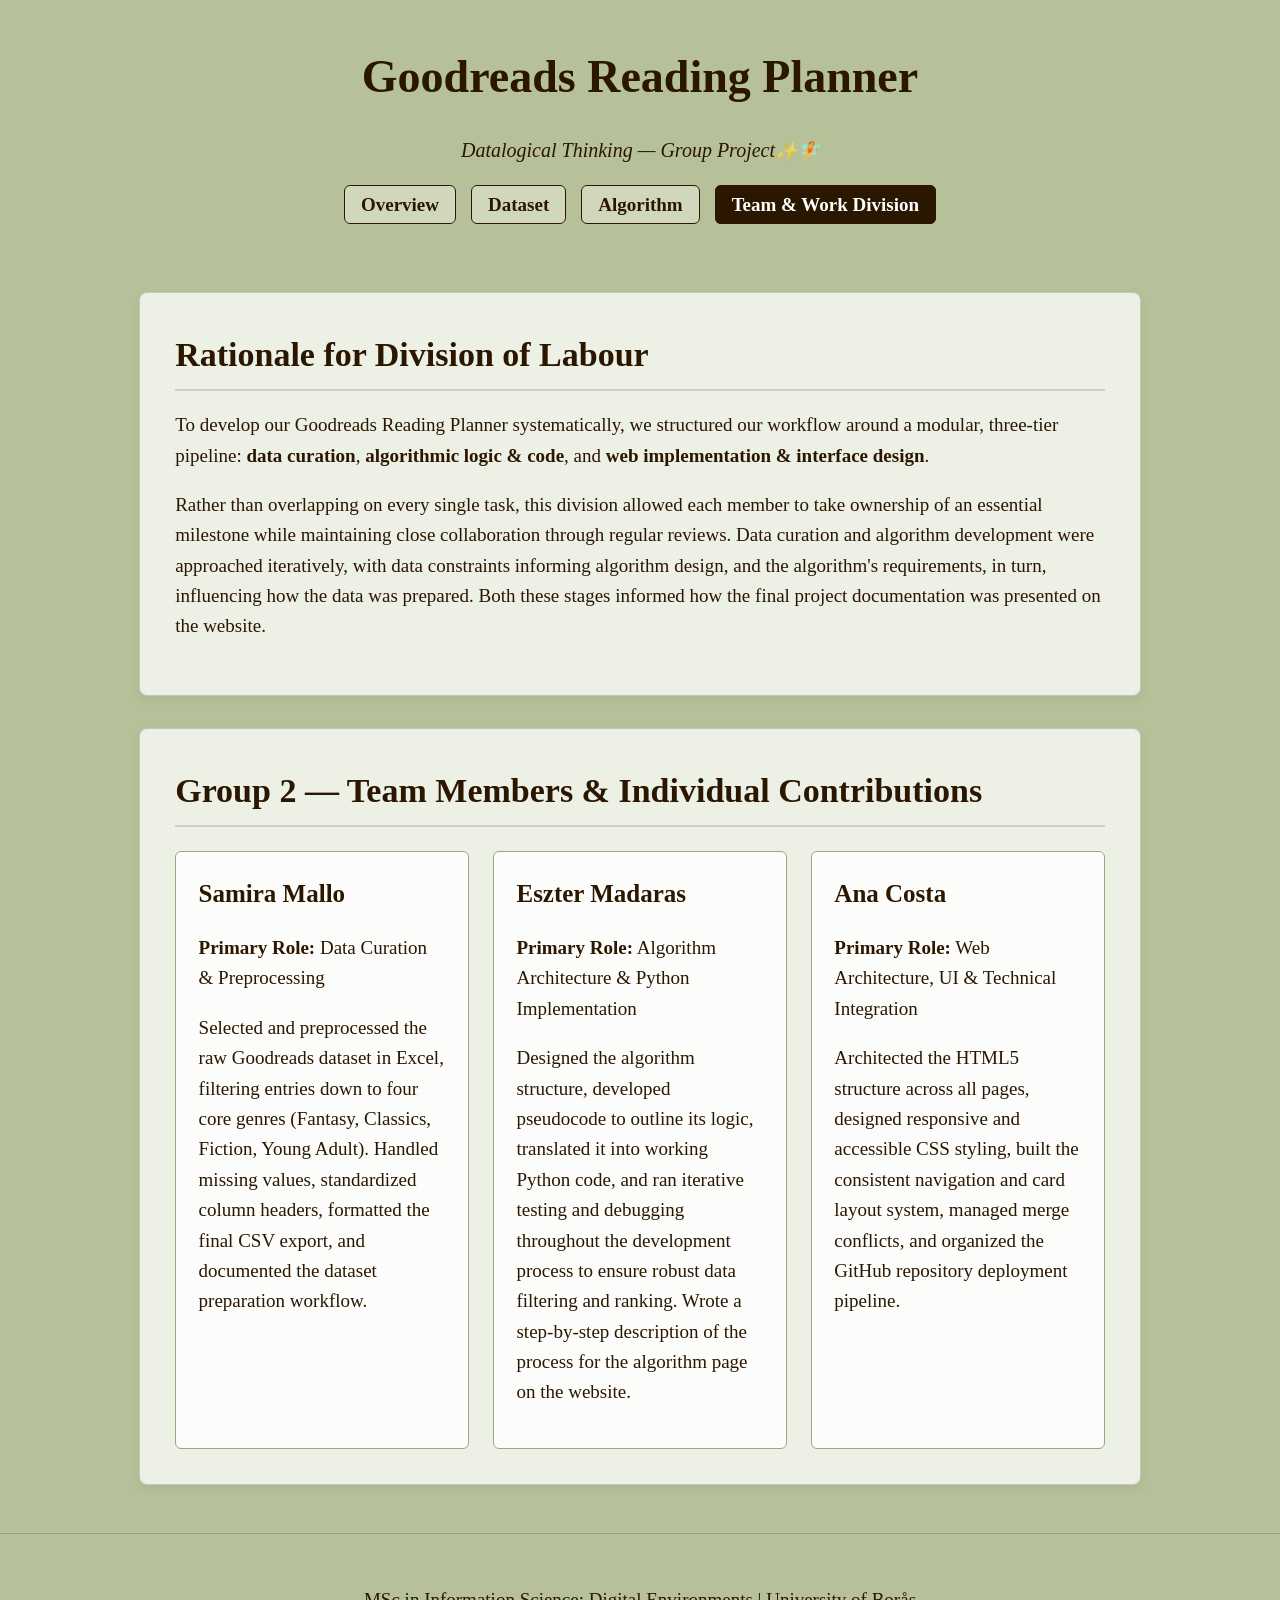
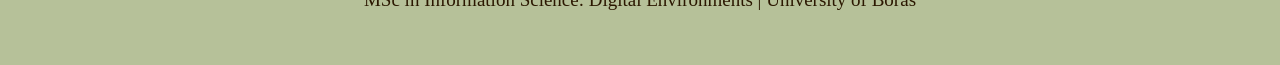
<file: docs/people.html>
<!DOCTYPE html>
<html lang="en">
<head>
    <meta charset="UTF-8">
    <meta name="viewport" content="width=device-width, initial-scale=1.0">
    <title>Goodreads Reading Planner — Team & Work Division</title>
    <link rel="stylesheet" href="css/style.css">
</head>
<body>

    <header>
        <h1>Goodreads Reading Planner</h1>
        <p class="subtitle">Datalogical Thinking — Group Project</p>
        <nav>
            <ul>
                <li><a href="index.html">Overview</a></li>
                <li><a href="dataset.html">Dataset</a></li>
                <li><a href="algorithm.html">Algorithm</a></li>
                <li><a href="people.html" class="active">Team & Work Division</a></li>
            </ul>
        </nav>
    </header>

    <main class="content-container">

        <!-- Motivation for Division of Labour (Required by Assignment Rubric) -->
        <section class="card">
            <h2>Rationale for Division of Labour</h2>
            <p>
                To develop our Goodreads Reading Planner systematically, we structured our workflow around a modular, three-tier pipeline: 
                <strong>data curation</strong>, <strong>algorithmic logic & code</strong>, and <strong>web implementation & interface design</strong>. 
            </p>
            <p>
                Rather than overlapping on every single task, this division allowed each member to take ownership of an essential milestone while maintaining close collaboration 
                through regular reviews. Data curation and algorithm development were approached iteratively, with data constraints informing algorithm design, 
                and the algorithm's requirements, in turn, influencing how the data was prepared. Both these stages informed how the final project documentation was 
                presented on the website.
            </p>
        </section>

        <!-- Contributors & Responsibilities -->
        <section class="card">
            <h2>Group 2 — Team Members & Individual Contributions</h2>
            
            <div class="team-grid">
                <div class="member-card">
                    <h3>Samira Mallo</h3>
                    <p><strong>Primary Role:</strong> Data Curation & Preprocessing</p>
                    <p>
                        Selected and preprocessed the raw Goodreads dataset in Excel, filtering entries down to four core genres 
                        (Fantasy, Classics, Fiction, Young Adult). Handled missing values, standardized column headers, formatted 
                        the final CSV export, and documented the dataset preparation workflow.
                    </p>
                </div>

                <div class="member-card">
                    <h3>Eszter Madaras</h3>
                    <p><strong>Primary Role:</strong> Algorithm Architecture & Python Implementation</p>
                    <p>
                        Designed the algorithm structure, developed pseudocode to outline its logic, translated it into working Python code, 
                        and ran iterative testing and debugging throughout the development process to ensure robust data filtering and ranking. 
                        Wrote a step-by-step description of the process for the algorithm page on the website. 
                    </p>
                </div>

                <div class="member-card">
                    <h3>Ana Costa</h3>
                    <p><strong>Primary Role:</strong> Web Architecture, UI & Technical Integration</p>
                    <p>
                        Architected the HTML5 structure across all pages, designed responsive and accessible CSS styling, built 
                        the consistent navigation and card layout system, managed merge conflicts, and organized the GitHub repository 
                        deployment pipeline.
                    </p>
                </div>
            </div>
        </section>

    </main>

    <footer>
        <p>MSc in Information Science: Digital Environments | University of Borås</p>
    </footer>

</body>
</html>
</file>
<file: docs/css/style.css>
/* --- Base Theme & Fonts --- */
body {
  background-color: #B6C199; 
  font-family: Garamond, serif; 
  color: #2B1700;
  margin: 0;
  padding: 0;
  line-height: 1.6;
}

/* --- Uniform Page Layout Container --- */
.content-container, article {
  max-width: 1050px;
  margin: 1.5rem auto 3rem;
  padding: 0 1.5rem;
  box-sizing: border-box;
}

/* --- Consistent White Framed Cards --- */
.card, .page-box {
  background-color: rgba(255, 255, 255, 0.75);
  border: 1px solid rgba(43, 23, 0, 0.2);
  border-radius: 8px;
  padding: 2.2rem;
  margin-bottom: 2rem;
  box-shadow: 0 4px 10px rgba(0, 0, 0, 0.06);
}

/* --- Global Header & Navigation --- */
header {
  text-align: center;
  padding: 2.5rem 1rem 1rem;
}

h1 {
  font-size: 46px; 
  margin: 0 0 10px 0;
  color: #2B1700;
}

.subtitle {
  font-size: 20px;
  font-style: italic;
  margin-bottom: 1.5rem;
}

nav {
  margin: 1.5rem 0 2rem;
}

nav ul {
  list-style: none;
  display: flex;
  justify-content: center;
  gap: 15px;
  padding: 0;
  margin: 0;
  flex-wrap: wrap;
}

nav a {
  color: #2B1700;
  text-decoration: none;
  font-size: 19px;
  font-weight: bold;
  padding: 8px 16px;
  border: 1px solid #2B1700;
  border-radius: 6px;
  background-color: rgba(255, 255, 255, 0.35);
  transition: all 0.2s ease;
}

nav a:hover, nav a.active {
  background-color: #2B1700;
  color: #ffffff;
}

/* --- Typography & Headings --- */
h2 {
  font-size: 34px; 
  margin-top: 0;
  margin-bottom: 1.2rem;
  border-bottom: 2px solid rgba(43, 23, 0, 0.15);
  padding-bottom: 0.4rem;
}

h3 {
  font-size: 25px; 
  font-weight: bold;
  margin-top: 1.4rem;
  margin-bottom: 0.6rem;
}

p {
  font-size: 19px; 
  margin-bottom: 1.1rem;
}

ul {
  font-size: 19px; 
  list-style-type: square; 
  margin-left: 2rem;
  margin-bottom: 1.2rem;
}

ol {
  font-size: 19px; 
  font-style: italic;
  margin-left: 2rem;
  margin-bottom: 1.2rem;
}

code {
  font-family: 'Courier New', monospace; 
  background-color: rgba(255, 255, 255, 0.6);
  padding: 2px 6px;
  border-radius: 4px;
}

/* --- Dataset Tables --- */
.table-wrapper {
  overflow-x: auto;
  margin: 1.5rem 0;
}

table {
  width: 100%;
  border-collapse: collapse;
  text-align: left;
  background-color: #ffffff;
}

th, td {
  padding: 10px 14px;
  border: 1px solid #8f9b73;
  font-size: 18px;
}

th {
  background-color: #9aa87d;
  color: #2B1700;
}

/* --- Team Grid (people.html) --- */
.team-grid {
  display: grid;
  grid-template-columns: repeat(auto-fit, minmax(260px, 1fr));
  gap: 1.5rem;
  margin-top: 1.5rem;
}

.member-card {
  background-color: rgba(255, 255, 255, 0.85);
  border: 1px solid #9aa87d;
  border-radius: 6px;
  padding: 1.4rem;
}

.member-card h3 {
  margin-top: 0;
  color: #2B1700;
}

/* --- Algorithm Layout & Images (Eszter's Elements) --- */
.decisions {
  width: 95%;
  box-sizing: border-box;
  padding: 15px;
  border: 5px solid gray;
  margin: 1.5rem 0;
  background-color: #dfc6c6;
  border-radius: 6px;
}

#picright {
  float: right;   
  margin: 0 0 15px 25px;
  width: 360px;
  max-width: 45%;
  height: auto;
  border-radius: 6px;
  box-shadow: 0 3px 8px rgba(0,0,0,0.15);
}

#picbottom {
  display: block;
  margin: 1.5rem auto;
  max-width: 100%;
  height: auto;
  border-style: outset;
  border-width: 5px;
}

/* --- Footer --- */
footer {
  text-align: center; 
  padding: 2rem 1rem;
  font-size: 16px;
  border-top: 1px solid rgba(43, 23, 0, 0.2);
}

/* --- Figure & Caption Styling --- */

.featured-figure {
  float: right;
  margin: 0 0 1.2rem 1.8rem;
  max-width: 360px;
  width: 42%;
  display: flex;
  flex-direction: column;
  align-items: center;
}

.featured-figure > a {
  display: block;
  width: 100%;
}

.featured-figure img {
  width: 100%;
  height: auto;
  display: block;
  border-radius: 6px;
  box-shadow: 0 3px 8px rgba(0, 0, 0, 0.12);
}

.featured-figure figcaption {
  font-size: 14px;
  font-style: italic;
  color: #554433;
  margin-top: 8px;
  text-align: center;
  width: 100%;
  white-space: nowrap; 
}


.featured-figure figcaption a {
  display: inline;
  color: #2B1700;
  text-decoration: underline;
}

/* --- Fairy Sparkle Accent --- */
.subtitle::after {
  content: " ✨🧚";
  font-size: 18px;
  display: inline-block;
  opacity: 0.8;
  animation: fairyGlow 3s ease-in-out infinite alternate;
}

@keyframes fairyGlow {
  0% {
    transform: scale(0.95);
    opacity: 0.5;
  }
  100% {
    transform: scale(1.15);
    opacity: 1;
    filter: drop-shadow(0 0 4px rgba(255, 235, 150, 0.8));
  }
}
</file>
